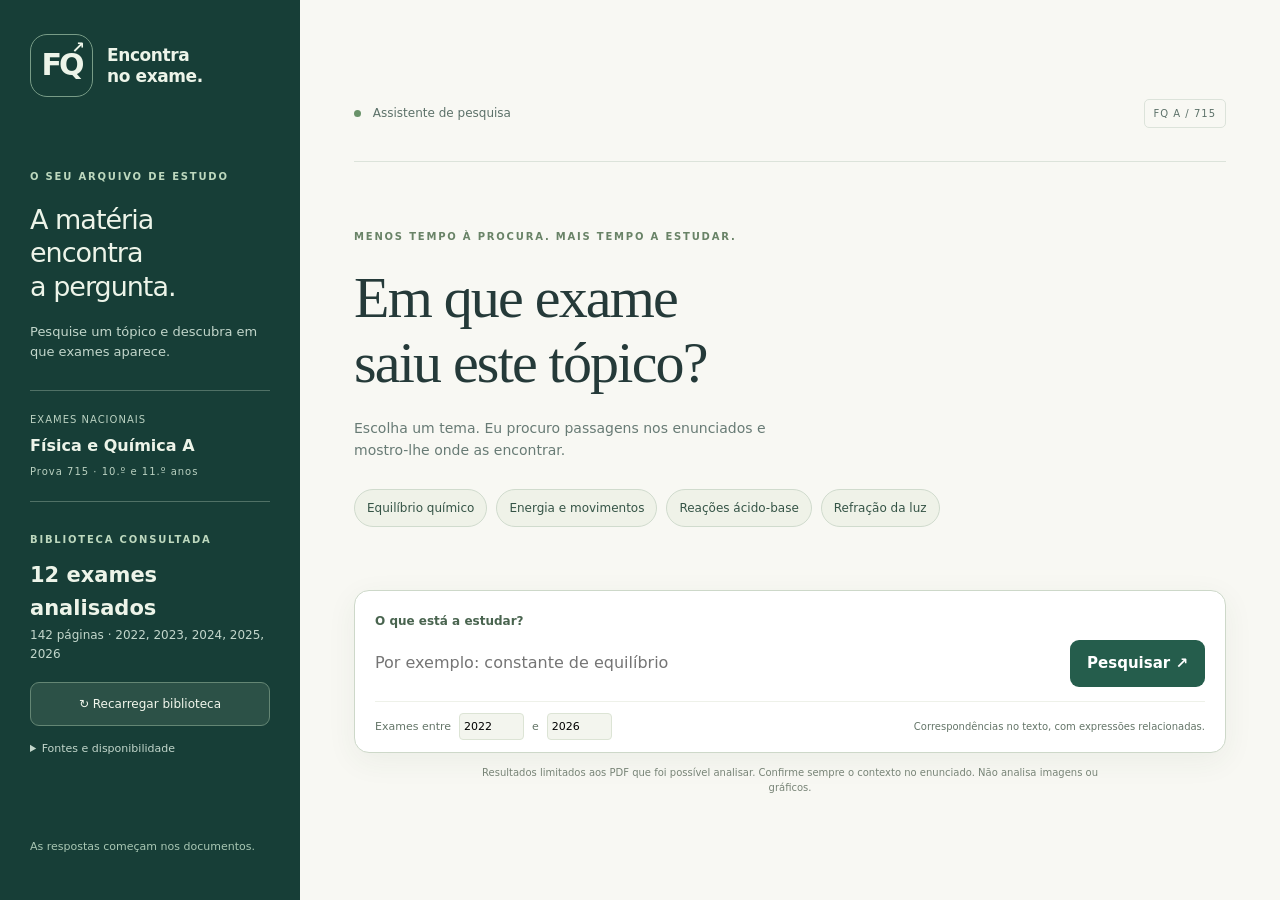
<file: index.html>
<!doctype html>
<html lang="pt-PT"><head><meta charset="utf-8"><meta name="viewport" content="width=device-width,initial-scale=1"><meta http-equiv="refresh" content="0;url=public/"><title>Encontra no exame — Física e Química A</title></head><body><p><a href="public/">Abrir o pesquisador de exames de Física e Química A</a></p></body></html>
</file>
<file: public/style.css>
:root{font:15px/1.55 system-ui,-apple-system,"Segoe UI",sans-serif;color:#253a39;background:#f8f8f3;--green:#235b4f;--muted:#687b75;--line:#dce3da}*{box-sizing:border-box}body{margin:0;display:grid;grid-template-columns:300px minmax(0,1fr);min-height:100vh}button,input{font:inherit}button{cursor:pointer}button:disabled{opacity:.55;cursor:wait}button:focus-visible,a:focus-visible,input:focus-visible,summary:focus-visible{outline:3px solid #d4974c;outline-offset:4px}aside{background:#173e37;color:#edf4e9;padding:34px 30px;display:flex;flex-direction:column}.brand{display:flex;gap:14px;align-items:center;text-decoration:none;color:inherit}.brand strong{font-size:17px;line-height:1.2;letter-spacing:-.4px}.symbol{font-size:30px;font-weight:750;letter-spacing:-3px;width:63px;height:63px;border:1px solid #789c87;border-radius:17px;display:grid;place-items:center;position:relative}.symbol span{font-size:16px;position:absolute;top:1px;right:7px;letter-spacing:0}.aside-body{margin-top:62px}.eyebrow{font-size:10px;letter-spacing:1.8px;text-transform:uppercase;font-weight:750}aside .eyebrow{color:#bdd8be}aside h2{font-size:27px;line-height:1.25;font-weight:500;letter-spacing:-1px;margin:18px 0}aside p{color:#c2d6cb;font-size:13px}.scope{border-top:1px solid #507166;border-bottom:1px solid #507166;padding:21px 0;margin:28px 0 30px}.scope span,.scope small{display:block;font-size:10px;color:#bad1c1;letter-spacing:1px}.scope strong{display:block;margin:6px 0;font-size:16px;font-weight:550}.library strong,.library>span{display:block}.library strong{font-size:21px;margin:12px 0 2px}.library>span:not(.eyebrow){color:#c2d6cb;font-size:12px}.library button{width:100%;background:#2c5147;border:1px solid #648674;color:#f2f7ed;border-radius:9px;padding:12px 8px;margin-top:18px;font-size:12px}.library details{font-size:11px;color:#c2d6cb;margin-top:14px;overflow-wrap:anywhere}.library summary{cursor:pointer}.library ul{padding-left:16px}.library a{color:#e0efcc}.aside-foot{margin-top:auto;padding-top:50px!important;font-size:11px!important;color:#a9c7b4!important}main{max-width:1100px;width:100%;margin:auto;padding:0 54px 26px}header{height:96px;display:flex;align-items:center;justify-content:space-between;font-size:12px;color:#5c7169;border-bottom:1px solid var(--line)}header i{display:inline-block;height:7px;width:7px;border-radius:100%;background:#699269;margin-right:8px}.tag{font-size:10px;letter-spacing:1px;border:1px solid var(--line);border-radius:5px;padding:6px 9px}#intro{padding:62px 0 38px}#intro .eyebrow{color:#698367}h1{font-family:Georgia,serif;font-weight:400;font-size:clamp(36px,4.6vw,58px);line-height:1.12;letter-spacing:-1.8px;margin:19px 0 22px}#intro>p{max-width:470px;color:var(--muted);font-size:14px}.examples{display:flex;gap:9px;flex-wrap:wrap;margin-top:27px}.examples button{border:1px solid #d0dbcd;background:#eff2e8;color:#355446;padding:9px 12px;border-radius:20px;font-size:12px}.examples button:hover{background:#dce7d3}.composer{padding-top:25px}.composer form{background:white;border:1px solid #cdd8c9;padding:18px 20px 12px;border-radius:15px;box-shadow:0 8px 30px #294b3310}.composer label[for=topic]{font-size:12px;font-weight:650;color:#49644f}.input-row{display:flex;align-items:center;gap:14px;margin:7px 0 14px}.input-row input{border:0;min-width:0;flex:1;padding:8px 0;color:#273e31;background:white;outline-offset:0;font-size:16px}.input-row button{border:0;border-radius:9px;background:#255d4c;color:white;font-weight:650;padding:12px 17px;white-space:nowrap}.filters{display:flex;flex-wrap:wrap;align-items:center;gap:8px;border-top:1px solid #eef1e9;padding-top:11px;font-size:11px;color:#647568}.filters input{font-size:11px;background:#f3f5ee;border:1px solid #dce4d5;border-radius:4px;width:65px;padding:4px}.filter-note{margin-left:auto;font-size:10px}.footnote{font-size:10px;color:#788477;max-width:650px;margin:12px auto;text-align:center}.sr{position:absolute;width:1px;height:1px;padding:0;overflow:hidden;clip:rect(0,0,0,0)}.user{margin:20px 0 25px auto;padding:12px 18px;background:#e8eee0;border-radius:16px 16px 4px 16px;width:fit-content;max-width:90%;font-weight:600;font-size:14px;overflow-wrap:anywhere}.assistant{margin-bottom:30px}.answer-head{display:flex;gap:10px;align-items:center;font-size:13px;font-weight:650}.avatar{background:#2b604c;color:white;width:29px;height:29px;display:grid;place-items:center;border-radius:8px;font-size:10px}.answer-intro{font-size:13px;color:#526a5a;margin:14px 0}.card{border:1px solid #d8e2d2;background:#fff;border-radius:12px;padding:18px 20px;margin:12px 0}.card-top{display:flex;align-items:center;justify-content:space-between;gap:12px}.card h3{margin:0;font-size:16px}.source{font-size:10px;color:#6d7f6c}.page{font-size:11px;font-weight:700;color:#406b49;margin:15px 0 6px}.excerpt{font-size:13px;color:#4a5d4e;background:#f5f7f0;border-left:2px solid #abc597;padding:10px 12px;margin:7px 0;white-space:pre-wrap}.links{display:flex;gap:17px;margin-top:15px;font-size:12px}.links a{color:#245b45;text-underline-offset:3px}.message{padding:15px;border:1px solid #e2c999;border-radius:9px;background:#fff9e9;color:#745d32;font-size:13px}.empty-results{color:#586e5b;font-size:14px}.processing{color:#6d7f6c;font-size:13px;padding:15px 0}.answer-note{font-size:10px;color:#768875}.error{color:#985039}
@media(max-width:950px){body{grid-template-columns:240px minmax(0,1fr)}aside{padding:28px 22px}main{padding:0 28px 24px}.aside-body{margin-top:40px}.filter-note{margin-left:0;width:100%}.input-row{gap:8px}.input-row button{padding:11px 12px;font-size:13px}}
@media(max-width:650px){body{display:block}aside{padding:17px 20px}.brand strong{font-size:14px}.symbol{width:45px;height:45px;font-size:24px}.aside-body{margin:16px 0 0}.aside-body>h2,.aside-body>p,.scope,.aside-foot{display:none}.library{display:flex;flex-wrap:wrap;align-items:center;gap:5px 12px}.library>.eyebrow{display:none}.library strong{font-size:14px;margin:0}.library>span:not(.eyebrow){font-size:11px}.library button{width:auto;margin:0 0 0 auto;font-size:10px;padding:7px 10px}.library details{width:100%;font-size:10px;margin:2px 0 0}main{padding:0 20px 20px}header{height:63px;font-size:11px}#intro{padding:35px 0 22px}#intro .eyebrow{font-size:8px;letter-spacing:1.3px}h1{font-size:38px;margin-top:15px}#intro>p{font-size:13px}.examples{margin-top:20px;gap:7px}.examples button{font-size:11px;padding:8px 10px}.composer{padding-top:14px}.composer form{padding:15px 14px 12px}.input-row input{font-size:13px}.input-row button{font-size:11px;padding:11px 10px}.filter-note{font-size:9px}.card{padding:15px}.card-top{align-items:start;flex-direction:column;gap:4px}.footnote{font-size:9px}.user{font-size:13px}}
</file>
